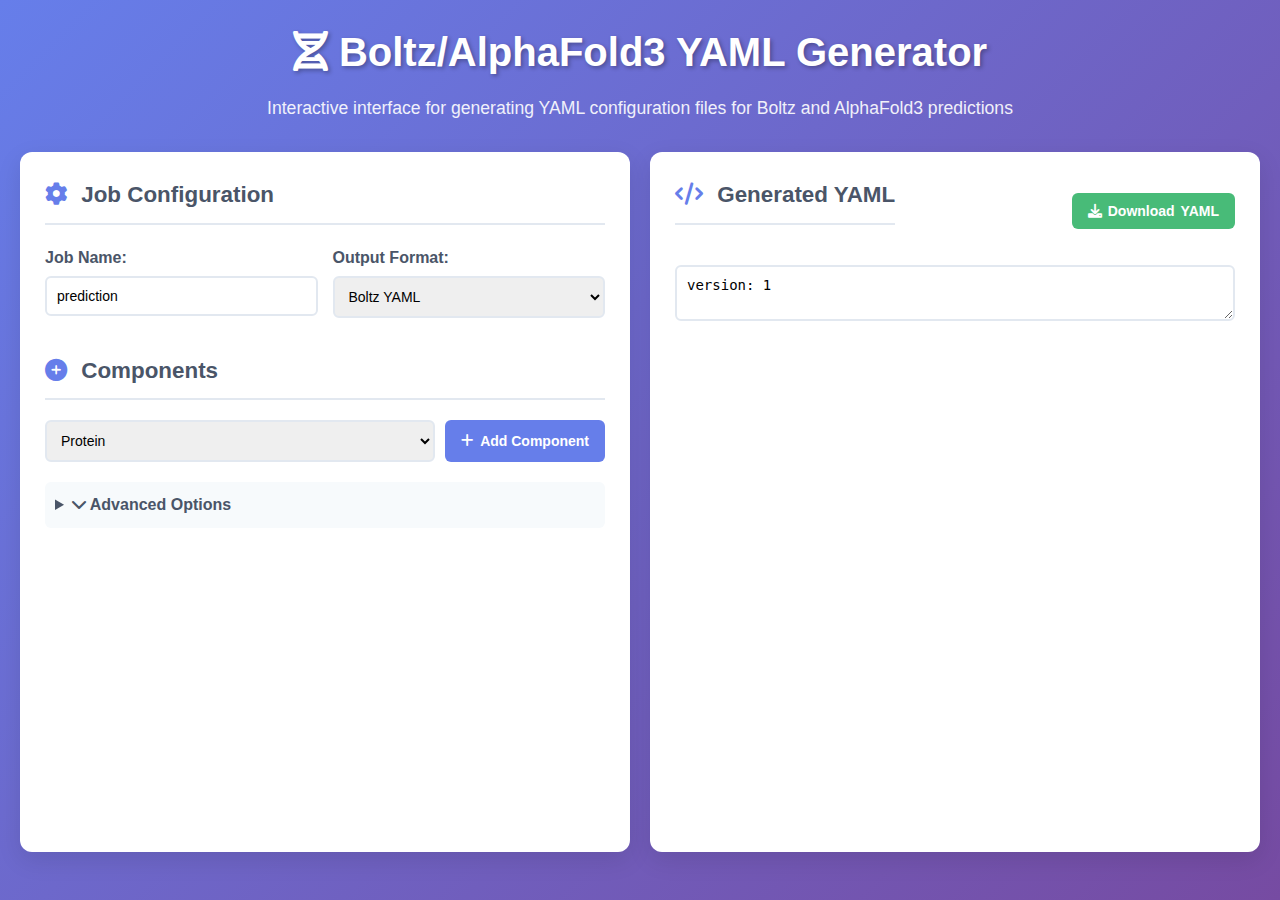
<file: afbuilderjson/index.html>
<!DOCTYPE html>
<html lang="en">
<head>
    <meta charset="UTF-8">
    <meta name="viewport" content="width=device-width, initial-scale=1.0">
    <title>Boltz/AlphaFold3 YAML Generator</title>
    <link rel="stylesheet" href="style.css">
    <link href="https://cdnjs.cloudflare.com/ajax/libs/font-awesome/6.0.0/css/all.min.css" rel="stylesheet">
</head>
<body>
    <div class="container">
        <header>
            <h1><i class="fas fa-dna"></i> Boltz/AlphaFold3 YAML Generator</h1>
            <p>Interactive interface for generating YAML configuration files for Boltz and AlphaFold3 predictions</p>
        </header>

        <main>
            <div class="input-section">
                <div class="job-config">
                    <h2><i class="fas fa-cog"></i> Job Configuration</h2>
                    <div class="form-row">
                        <div class="form-group">
                            <label for="jobName">Job Name:</label>
                            <input type="text" id="jobName" placeholder="my_prediction_job" value="prediction">
                        </div>
                        <div class="form-group">
                            <label for="outputFormat">Output Format:</label>
                            <select id="outputFormat">
                                <option value="boltz">Boltz YAML</option>
                                <option value="alphafold3">AlphaFold3 JSON</option>
                            </select>
                        </div>
                    </div>
                    
                    <div id="alphafold3Config" class="alphafold3-config" style="display: none;">
                        <div class="form-row">
                            <div class="form-group">
                                <label for="modelSeeds">Model Seeds (comma-separated):</label>
                                <input type="text" id="modelSeeds" placeholder="1, 2, 3" value="1">
                            </div>
                            <div class="form-group">
                                <label for="af3Version">AlphaFold3 Version:</label>
                                <select id="af3Version">
                                    <option value="1">Version 1</option>
                                    <option value="2">Version 2</option>
                                    <option value="3">Version 3</option>
                                    <option value="4" selected>Version 4</option>
                                </select>
                            </div>
                        </div>
                    </div>
                </div>

                <div class="components-section">
                    <h2><i class="fas fa-plus-circle"></i> Components</h2>
                    <div class="add-component">
                        <select id="componentType">
                            <option value="protein">Protein</option>
                            <option value="dna">DNA</option>
                            <option value="rna">RNA</option>
                            <option value="sugar">Sugar</option>
                            <option value="ligand">Ligand</option>
                        </select>
                        <button id="addComponent" class="btn btn-primary">
                            <i class="fas fa-plus"></i> Add Component
                        </button>
                    </div>
                    <div id="componentsList" class="components-list">
                        <!-- Components will be added here dynamically -->
                    </div>
                </div>

                <!-- AlphaFold3-specific MSA Configuration -->
                <div id="af3MsaSection" class="msa-section" style="display: none;">
                    <h2><i class="fas fa-dna"></i> MSA Configuration (AlphaFold3)</h2>
                    <div id="msaList" class="msa-list">
                        <!-- MSA configurations will be added here -->
                    </div>
                    <button id="addMsaConfig" class="btn btn-secondary">
                        <i class="fas fa-plus"></i> Add MSA Configuration
                    </button>
                </div>

                <!-- AlphaFold3-specific Templates -->
                <div id="af3TemplatesSection" class="af3-templates-section" style="display: none;">
                    <h2><i class="fas fa-cube"></i> Templates (AlphaFold3)</h2>
                    <div id="af3TemplatesList" class="af3-templates-list">
                        <!-- AF3 Templates will be added here -->
                    </div>
                    <button id="addAf3Template" class="btn btn-secondary">
                        <i class="fas fa-plus"></i> Add Template
                    </button>
                </div>

                <!-- AlphaFold3-specific Bonded Atom Pairs -->
                <div id="bondedAtomPairsSection" class="bonded-atoms-section" style="display: none;">
                    <h2><i class="fas fa-link"></i> Bonded Atom Pairs (AlphaFold3)</h2>
                    <div id="bondedAtomPairsList" class="bonded-atoms-list">
                        <!-- Bonded atom pairs will be added here -->
                    </div>
                    <button id="addBondedAtomPair" class="btn btn-secondary">
                        <i class="fas fa-plus"></i> Add Bonded Atom Pair
                    </button>
                </div>

                <div class="constraints-section" style="display: none;">
                    <h2><i class="fas fa-link"></i> Constraints (Optional)</h2>
                    <div id="constraintsList" class="constraints-list">
                        <!-- Constraints will be added here -->
                    </div>
                    <button id="addConstraint" class="btn btn-secondary">
                        <i class="fas fa-plus"></i> Add Constraint
                    </button>
                </div>

                <div class="templates-section" style="display: none;">
                    <h2><i class="fas fa-file-alt"></i> Templates (Optional)</h2>
                    <div id="templatesList" class="templates-list">
                        <!-- Templates will be added here -->
                    </div>
                    <button id="addTemplate" class="btn btn-secondary">
                        <i class="fas fa-plus"></i> Add Template
                    </button>
                </div>

                <div class="advanced-options">
                    <details>
                        <summary><i class="fas fa-chevron-down"></i> Advanced Options</summary>
                        <div class="checkbox-group">
                            <label>
                                <input type="checkbox" id="showConstraints"> Enable Constraints
                            </label>
                            <label>
                                <input type="checkbox" id="showTemplates"> Enable Templates
                            </label>
                            <label>
                                <input type="checkbox" id="enableAffinity"> Enable Affinity Calculation
                            </label>
                        </div>
                        <div id="affinityOptions" class="affinity-options" style="display: none;">
                            <div class="form-group">
                                <label for="affinityLigand">Select Ligand for Affinity:</label>
                                <select id="affinityLigand">
                                    <option value="">Select a ligand...</option>
                                </select>
                            </div>
                        </div>
                    </details>
                </div>
            </div>

            <div class="output-section">
                <div class="output-header">
                    <h2><i class="fas fa-code"></i> Generated <span id="outputFormatLabel">YAML</span></h2>
                    <button id="downloadOutput" class="btn btn-success">
                        <i class="fas fa-download"></i> Download <span id="downloadFormatLabel">YAML</span>
                    </button>
                </div>
                <textarea id="outputContent" readonly placeholder="Configuration will appear here..."></textarea>
            </div>
        </main>
    </div>

    <!-- PTM Modal -->
    <div id="ptmModal" class="modal">
        <div class="modal-content">
            <div class="modal-header">
                <h3>Post-Translational Modifications</h3>
                <span class="close">&times;</span>
            </div>
            <div class="modal-body">
                <p>Select modification for position <span id="ptmPosition"></span>:</p>
                <div id="ptmOptions" class="ptm-options">
                    <!-- PTM options will be populated here -->
                </div>
                <div class="modal-footer">
                    <button id="applyPTM" class="btn btn-primary">Apply</button>
                    <button id="removePTM" class="btn btn-danger">Remove PTM</button>
                    <button id="cancelPTM" class="btn btn-secondary">Cancel</button>
                </div>
            </div>
        </div>
    </div>

    <script src="ptm-data.js"></script>
    <script src="script.js"></script>
</body>
</html>
</file>
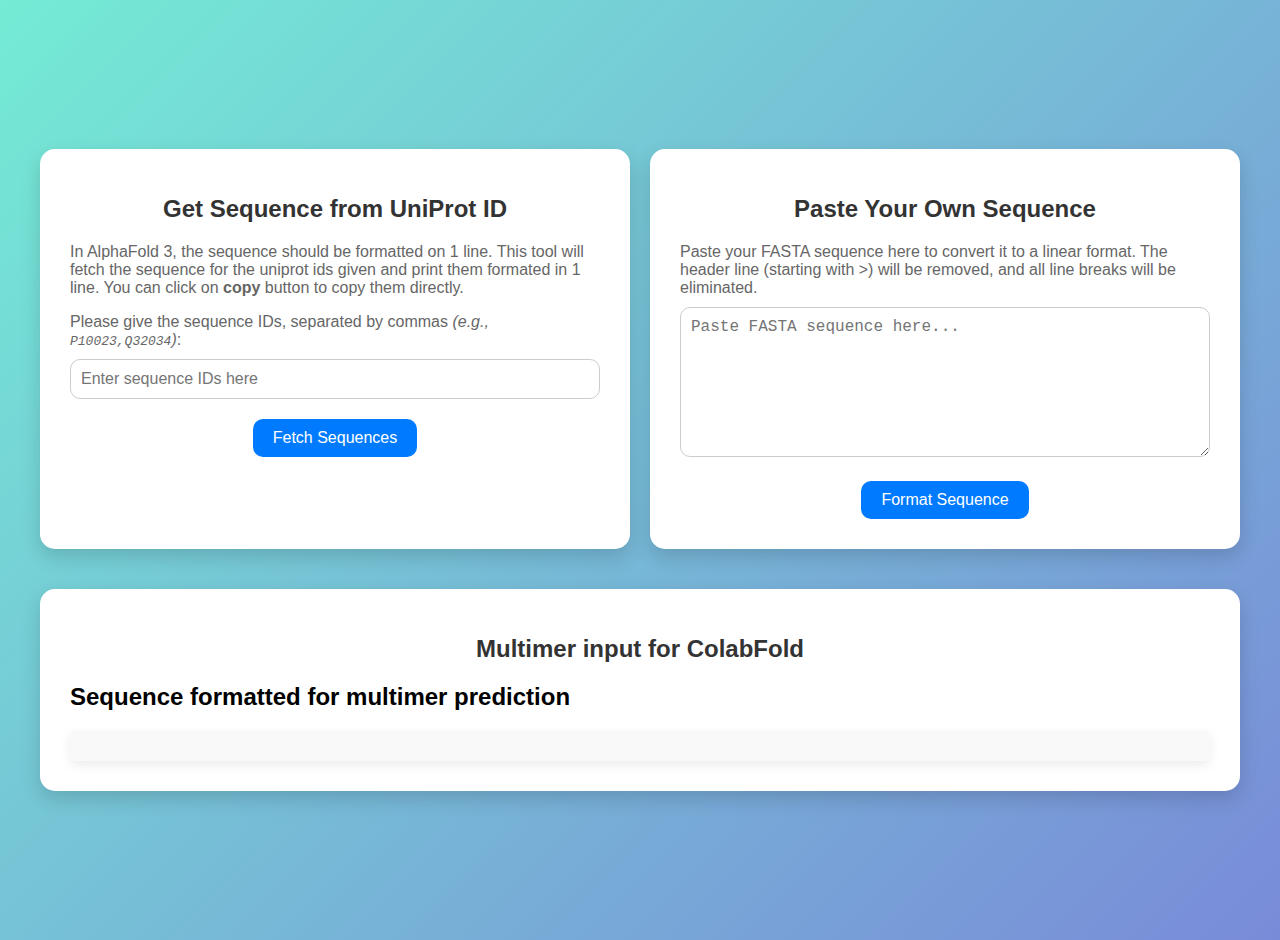
<file: uniprot_to_seq/index.html>
<!DOCTYPE html>
<html lang="en">
<head>
    <meta charset="UTF-8">
    <meta name="viewport" content="width=device-width, initial-scale=1.0">
    <title>Sequence Tools</title>
    <style>
        body {
            font-family: Arial, sans-serif;
            background: linear-gradient(135deg, #74ebd5, #798bd8);
            display: flex;
            justify-content: center;
            align-items: center;
            min-height: 100vh;
            margin: 0;
            padding: 20px;
        }
        .main-container {
            display: flex;
            flex-direction: column;
            gap: 20px;
            max-width: 1200px;
            width: 100%;
        }
        .top-containers {
            display: flex;
            gap: 20px;
        }
        .container {
            background-color: #ffffff;
            border-radius: 15px;
            box-shadow: 0 8px 20px rgba(0, 0, 0, 0.15);
            padding: 30px;
            flex: 1;
            min-width: 0;
        }
        h1 {
            font-size: 1.5rem;
            margin-bottom: 20px;
            color: #333;
            text-align: center;
        }
        p {
            margin-bottom: 10px;
            color: #666;
            text-align: left;
        }
        .footer {
            margin-top: 30px;
            color: #666;
            font-size: 0.8rem;
            text-align: center;
        }
        input, textarea {
            width: 100%;
            padding: 10px;
            margin-bottom: 20px;
            border: 1px solid #ccc;
            border-radius: 10px;
            font-size: 1rem;
            box-sizing: border-box;
        }
        textarea {
            min-height: 150px;
            resize: vertical;
        }
        button {
            padding: 10px 20px;
            background-color: #007BFF;
            color: white;
            border: none;
            border-radius: 10px;
            font-size: 1rem;
            cursor: pointer;
            transition: background-color 0.3s ease;
            display: block;
            margin: 0 auto;
        }
        button:hover {
            background-color: #0056b3;
        }
        .result {
            background-color: #f9f9f9;
            border: 1px solid #ddd;
            border-radius: 10px;
            padding: 15px;
            margin-top: 15px;
            overflow-wrap: break-word;
            box-shadow: 0 4px 12px rgba(0, 0, 0, 0.08);
        }
        .copy-button {
            margin-top: 10px;
            padding: 5px 15px;
            cursor: pointer;
            background-color: #28a745;
            color: white;
            border: none;
            border-radius: 10px;
            font-size: 0.9rem;
            transition: background-color 0.3s ease;
        }
        .copy-button:hover {
            background-color: #218838;
        }
        .notification {
            position: fixed;
            top: 20px;
            right: 20px;
            background-color: #28a745;
            color: white;
            padding: 10px 20px;
            border-radius: 10px;
            box-shadow: 0 4px 10px rgba(0, 0, 0, 0.1);
            opacity: 0;
            transition: opacity 0.5s ease, transform 0.5s ease;
            transform: translateY(-20px);
        }
        .notification.show {
            opacity: 1;
            transform: translateY(0);
        }
        @media (max-width: 768px) {
            .top-containers {
                flex-direction: column;
            }
        }
        .colabfold-container {
            background-color: #ffffff;
            border-radius: 15px;
            box-shadow: 0 8px 20px rgba(0, 0, 0, 0.15);
            padding: 30px;
            margin-top: 20px;
            width: 100%;
            box-sizing: border-box;
        }

        .sequence-scroll {
            overflow-x: auto;
            white-space: nowrap;
            background-color: #f9f9f9;
            padding: 10px;
            border-radius: 5px;
            margin: 10px 0;
            display: flex;
            align-items: center;
            gap: 10px;
            box-shadow: 0 4px 12px rgba(0, 0, 0, 0.08);
        }

        .sequence-item {
            display: flex;
            align-items: center;
            gap: 5px;
            margin-right: 15px;
        }

        .complex-result {
            background-color: #f9f9f9;
            padding: 15px;
            border-radius: 5px;
            margin-top: 15px;
            box-shadow: 0 4px 12px rgba(0, 0, 0, 0.08);
        }

        .complex-sequence-container {
            overflow-x: auto;
            margin-bottom: 10px;
        }

        .complex-sequence {
            white-space: nowrap;
            font-family: monospace;
            margin: 10px 0;
        }
    </style>
</head>
<body>
    <div class="main-container">
        <div class="top-containers">
            <div class="container">
                <h1>Get Sequence from UniProt ID</h1>
                <p>In AlphaFold 3, the sequence should be formatted on 1 line. This tool will fetch the sequence for the uniprot ids given and print them formated in 1 line. You can click on <b>copy</b> button to copy them directly.</p>
                <p>Please give the sequence IDs, separated by commas <i>(e.g., <code>P10023,Q32034</code>)</i>:</p>
                <input type="text" id="sequenceIds" placeholder="Enter sequence IDs here">
                <button onclick="fetchSequences()">Fetch Sequences</button>
                <div id="results"></div>
            </div>

            <div class="container">
                <h1>Paste Your Own Sequence</h1>
                <p>Paste your FASTA sequence here to convert it to a linear format. The header line (starting with >) will be removed, and all line breaks will be eliminated.</p>
                <textarea id="fastaInput" placeholder="Paste FASTA sequence here..."></textarea>
                <button onclick="formatSequence()">Format Sequence</button>
                <div id="formattedResult"></div>
            </div>
        </div>

        <div class="colabfold-container">
            <h1>Multimer input for ColabFold</h1>
            <div id="colabfold-sequences"></div>
            <div>
                <h2>Sequence formatted for multimer prediction</h2>
                <div id="complex-result" class="complex-result"></div>
            </div>
        </div>
    </div>

    <div id="notification" class="notification">Sequence copied to clipboard!</div>

    <script>
        let sequences = new Map(); // Store sequences with their IDs

        async function fetchSequences() {
            const ids = document.getElementById('sequenceIds').value.trim();
            if (!ids) {
                alert('Please enter sequence IDs.');
                return;
            }
    
            const sequenceIds = ids.split(',');
            const resultsContainer = document.getElementById('results');
            resultsContainer.innerHTML = '';
    
            for (const id of sequenceIds) {
                const resultDiv = document.createElement('div');
                resultDiv.className = 'result';
                resultDiv.innerText = `Fetching sequence for ${id}...`;
                resultsContainer.appendChild(resultDiv);
    
                try {
                    const response = await fetch(`https://rest.uniprot.org/uniprotkb/${id}.fasta`);
                    if (!response.ok) {
                        throw new Error(`Failed to fetch sequence for ${id}`);
                    }
    
                    const fasta = await response.text();
                    const sequence = fasta.split('\n').slice(1).join('').toUpperCase();
                    sequences.set(id, sequence); // Store the sequence
    
                    resultDiv.innerHTML = `
                        <strong>Sequence for ${id}:</strong>
                        <div>${sequence}</div>
                        <button class="copy-button" onclick="copyToClipboard('${sequence}', '${id}')">Copy</button>
                    `;
                } catch (error) {
                    resultDiv.innerHTML = `<strong>Error fetching sequence for ${id}:</strong> ${error.message}`;
                }
            }
            updateColabfoldSection();
        }

        function formatSequence() {
            const fastaInput = document.getElementById('fastaInput').value.trim();
            if (!fastaInput) {
                alert('Please paste a FASTA sequence.');
                return;
            }
        
            const lines = fastaInput.split('\n');
            const formattedResult = document.getElementById('formattedResult');
            formattedResult.innerHTML = '';
            
            let currentHeader = '';
            let currentSequence = [];
        
            // Process each line
            for (let line of lines) {
                line = line.trim();
                if (line.startsWith('>')) {
                    // If we have a previous sequence, output it
                    if (currentHeader && currentSequence.length > 0) {
                        outputSequence(currentHeader, currentSequence.join(''));
                    }
                    // Start new sequence
                    currentHeader = line.substring(1);
                    currentSequence = [];
                } else if (line) {
                    currentSequence.push(line.toUpperCase());
                }
            }
        
            // Output the last sequence
            if (currentHeader && currentSequence.length > 0) {
                outputSequence(currentHeader, currentSequence.join(''));
            }
        
            function outputSequence(header, sequence) {
                const resultDiv = document.createElement('div');
                resultDiv.className = 'result';
                resultDiv.innerHTML = `
                    <strong>Sequence for ${header}:</strong>
                    <div>${sequence}</div>
                    <button class="copy-button" onclick="copyToClipboard('${sequence}', '${header}')">Copy</button>
                `;
                formattedResult.appendChild(resultDiv);
                sequences.set(header, sequence); // Store the sequence
                updateColabfoldSection();
            }
        }

        function updateColabfoldSection() {
            const container = document.getElementById('colabfold-sequences');
            container.innerHTML = '';
            
            const sequenceDiv = document.createElement('div');
            sequenceDiv.className = 'sequence-scroll';
            
            sequences.forEach((sequence, id) => {
                const itemDiv = document.createElement('div');
                itemDiv.className = 'sequence-item';
                itemDiv.innerHTML = `
                    <span class="sequence-label">${id}</span>
                    <input type="number" class="sequence-counter" value="1" min="1" 
                           onchange="updateComplexPrediction()" data-id="${id}">
                `;
                sequenceDiv.appendChild(itemDiv);
            });
            
            container.appendChild(sequenceDiv);
            updateComplexPrediction();
        }

        function updateComplexPrediction() {
            const complexResult = document.getElementById('complex-result');
            let resultSequence = '';
            
            sequences.forEach((sequence, id) => {
                const counter = document.querySelector(`input[data-id="${id}"]`).value;
                for (let i = 0; i < counter; i++) {
                    if (resultSequence) resultSequence += ':';
                    resultSequence += sequence;
                }
            });

            complexResult.innerHTML = `
                <div class="complex-sequence-container">
                    <div class="complex-sequence">${resultSequence}</div>
                </div>
                <button class="copy-button" onclick="copyToClipboard('${resultSequence}', 'complex')">
                    Copy Complex Sequence
                </button>
            `;
        }
    
        function copyToClipboard(text, id) {
            navigator.clipboard.writeText(text).then(() => {
                showNotification(`${id === 'formatted' ? 'Formatted sequence' : 'Sequence for ' + id} copied to clipboard!`);
            }).catch(() => {
                alert('Failed to copy to clipboard.');
            });
        }
    
        function showNotification(message) {
            const notification = document.getElementById('notification');
            notification.innerText = message;
            notification.classList.add('show');
    
            setTimeout(() => {
                notification.classList.remove('show');
            }, 2000);
        }
    </script>    
</body>
</html>
</file>
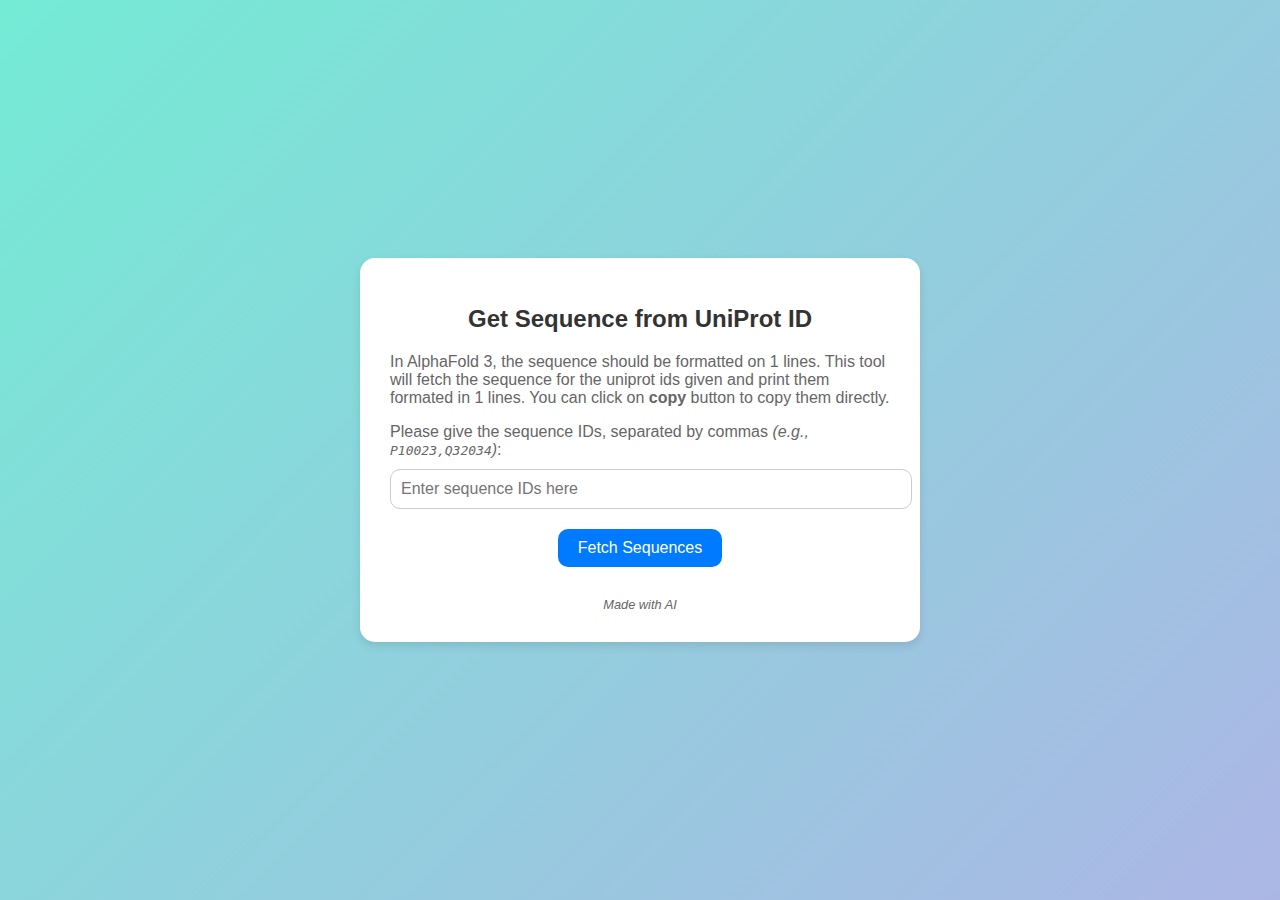
<file: uniprot_to_seq/uniprot_to_seq.html>
<!DOCTYPE html>
<html lang="en">
<head>
    <meta charset="UTF-8">
    <meta name="viewport" content="width=device-width, initial-scale=1.0">
    <title>Get Sequence from UniProt ID</title>
    <style>
        body {
            font-family: Arial, sans-serif;
            background: linear-gradient(135deg, #74ebd5, #acb6e5);
            display: flex;
            justify-content: center;
            align-items: center;
            height: 100vh;
            margin: 0;
        }
        .container {
            background-color: #ffffff;
            border-radius: 15px;
            box-shadow: 0 4px 10px rgba(0, 0, 0, 0.1);
            padding: 30px;
            max-width: 500px;
            width: 100%;
            text-align: center;
        }
        h1 {
            font-size: 1.5rem;
            margin-bottom: 20px;
            color: #333;
        }
        p {
            margin-bottom: 10px;
            color: #666;
            text-align: left;
        }
        .footer {
            margin-top: 30px;
            color: #666;
            font-size: 0.8rem;
        }
        input {
            width: 100%;
            padding: 10px;
            margin-bottom: 20px;
            border: 1px solid #ccc;
            border-radius: 10px;
            font-size: 1rem;
        }
        button {
            padding: 10px 20px;
            background-color: #007BFF;
            color: white;
            border: none;
            border-radius: 10px;
            font-size: 1rem;
            cursor: pointer;
            transition: background-color 0.3s ease;
        }
        button:hover {
            background-color: #0056b3;
        }
        .result {
            background-color: #f9f9f9;
            border: 1px solid #ddd;
            border-radius: 10px;
            padding: 15px;
            margin-top: 15px;
            overflow-wrap: break-word;
        }
        .copy-button {
            margin-top: 10px;
            padding: 5px 15px;
            cursor: pointer;
            background-color: #28a745;
            color: white;
            border: none;
            border-radius: 10px;
            font-size: 0.9rem;
            transition: background-color 0.3s ease;
        }
        .copy-button:hover {
            background-color: #218838;
        }
        .notification {
            position: fixed;
            top: 20px;
            right: 20px;
            background-color: #28a745;
            color: white;
            padding: 10px 20px;
            border-radius: 10px;
            box-shadow: 0 4px 10px rgba(0, 0, 0, 0.1);
            opacity: 0;
            transition: opacity 0.5s ease, transform 0.5s ease;
            transform: translateY(-20px);
        }
        .notification.show {
            opacity: 1;
            transform: translateY(0);
        }
    </style>
</head>
<body>
    <div class="container">
        <h1>Get Sequence from UniProt ID</h1>
        <p>In AlphaFold 3, the sequence should be formatted on 1 lines. This tool will fetch the sequence for the uniprot ids given and print them formated in 1 lines. You can click on <b>copy</b> button to copy them directly.</p>
        <p>Please give the sequence IDs, separated by commas <i>(e.g., <code>P10023,Q32034</code>)</i>:</p>
        <input type="text" id="sequenceIds" placeholder="Enter sequence IDs here">
        <button onclick="fetchSequences()">Fetch Sequences</button>

        <div id="results"></div>
        <div id="notification" class="notification">Sequence copied to clipboard!</div>
        <div class="footer"><i>Made with AI</i></div>
    </div>

    <script>
        async function fetchSequences() {
            const ids = document.getElementById('sequenceIds').value.trim();
            if (!ids) {
                alert('Please enter sequence IDs.');
                return;
            }
    
            const sequenceIds = ids.split(',');
            const resultsContainer = document.getElementById('results');
            resultsContainer.innerHTML = '';
    
            for (const id of sequenceIds) {
                const resultDiv = document.createElement('div');
                resultDiv.className = 'result';
                resultDiv.innerText = `Fetching sequence for ${id}...`;
                resultsContainer.appendChild(resultDiv);
    
                try {
                    const response = await fetch(`https://rest.uniprot.org/uniprotkb/${id}.fasta`);
                    if (!response.ok) {
                        throw new Error(`Failed to fetch sequence for ${id}`);
                    }
    
                    const fasta = await response.text();
                    const sequence = fasta.split('\n').slice(1).join('');
    
                    resultDiv.innerHTML = `
                        <strong>Sequence for ${id}:</strong>
                        <div>${sequence}</div>
                        <button class="copy-button" onclick="copyToClipboard('${sequence}', '${id}')">Copy</button>
                    `;
                } catch (error) {
                    resultDiv.innerHTML = `<strong>Error fetching sequence for ${id}:</strong> ${error.message}`;
                }
            }
        }
    
        function copyToClipboard(text, id) {
            navigator.clipboard.writeText(text).then(() => {
                showNotification(`Sequence for ${id} copied to clipboard!`);
            }).catch(() => {
                alert('Failed to copy to clipboard.');
            });
        }
    
        function showNotification(message) {
            const notification = document.getElementById('notification');
            notification.innerText = message;
            notification.classList.add('show');
    
            setTimeout(() => {
                notification.classList.remove('show');
            }, 2000);
        }
    </script>    
</body>
</html>
</file>
<file: afbuilderjson/style.css>
/* Reset and base styles */
* {
    margin: 0;
    padding: 0;
    box-sizing: border-box;
}

body {
    font-family: 'Segoe UI', Tahoma, Geneva, Verdana, sans-serif;
    line-height: 1.6;
    color: #333;
    background: linear-gradient(135deg, #667eea 0%, #764ba2 100%);
    min-height: 100vh;
}

.container {
    max-width: 1400px;
    margin: 0 auto;
    padding: 20px;
}

/* Header */
header {
    text-align: center;
    margin-bottom: 30px;
    color: white;
}

header h1 {
    font-size: 2.5em;
    margin-bottom: 10px;
    text-shadow: 2px 2px 4px rgba(0,0,0,0.3);
}

header p {
    font-size: 1.1em;
    opacity: 0.9;
}

/* Main layout */
main {
    display: grid;
    grid-template-columns: minmax(400px, 1fr) minmax(400px, 1fr);
    gap: 20px;
    min-height: 70vh;
    height: calc(100vh - 200px);
}

/* Sections */
.input-section, .output-section {
    background: white;
    border-radius: 12px;
    padding: 25px;
    box-shadow: 0 8px 25px rgba(0,0,0,0.1);
}

.input-section {
    overflow-y: auto;
    max-height: 80vh;
}

.output-section {
    display: flex;
    flex-direction: column;
}

/* Section headers */
h2 {
    color: #4a5568;
    margin-bottom: 20px;
    font-size: 1.4em;
    border-bottom: 2px solid #e2e8f0;
    padding-bottom: 10px;
}

h2 i {
    margin-right: 8px;
    color: #667eea;
}

/* Form elements */
.form-group {
    margin-bottom: 20px;
}

label {
    display: block;
    margin-bottom: 5px;
    font-weight: 600;
    color: #4a5568;
}

input, select, textarea {
    width: 100%;
    padding: 10px;
    border: 2px solid #e2e8f0;
    border-radius: 6px;
    font-size: 14px;
    transition: border-color 0.3s ease;
}

input:focus, select:focus, textarea:focus {
    outline: none;
    border-color: #667eea;
    box-shadow: 0 0 0 3px rgba(102, 126, 234, 0.1);
}

/* Buttons */
.btn {
    padding: 10px 16px;
    border: none;
    border-radius: 6px;
    cursor: pointer;
    font-size: 14px;
    font-weight: 600;
    transition: all 0.3s ease;
    display: inline-flex;
    align-items: center;
    gap: 6px;
}

.btn-primary {
    background: #667eea;
    color: white;
}

.btn-primary:hover {
    background: #5a67d8;
    transform: translateY(-1px);
}

.btn-secondary {
    background: #718096;
    color: white;
}

.btn-secondary:hover {
    background: #4a5568;
}

.btn-success {
    background: #48bb78;
    color: white;
}

.btn-success:hover {
    background: #38a169;
}

.btn-danger {
    background: #f56565;
    color: white;
}

.btn-danger:hover {
    background: #e53e3e;
}

.btn-small {
    padding: 6px 10px;
    font-size: 12px;
}

/* Component styling */
.add-component {
    display: flex;
    gap: 10px;
    margin-bottom: 20px;
}

.add-component select {
    flex: 1;
}

.component-item {
    background: #f7fafc;
    border: 1px solid #e2e8f0;
    border-radius: 8px;
    padding: 20px;
    margin-bottom: 15px;
    position: relative;
}

.component-header {
    display: flex;
    justify-content: between;
    align-items: center;
    margin-bottom: 15px;
}

.component-type {
    font-weight: 600;
    color: #667eea;
    text-transform: uppercase;
    font-size: 12px;
    letter-spacing: 0.5px;
}

.remove-component {
    position: absolute;
    top: 10px;
    right: 10px;
}

.form-row {
    display: grid;
    grid-template-columns: 1fr 1fr;
    gap: 15px;
    margin-bottom: 15px;
}

.form-row.single {
    grid-template-columns: 1fr;
}

/* Sequence display */
.sequence-display {
    background: #f8f9fa;
    border: 1px solid #e2e8f0;
    border-radius: 6px;
    padding: 15px;
    margin-top: 10px;
    font-family: 'Courier New', monospace;
    font-size: 14px;
    line-height: 1.8;
    max-height: 300px;
    overflow-y: auto;
    overflow-x: auto;
    white-space: nowrap;
    resize: both;
    min-height: 100px;
}

.sequence-line {
    margin-bottom: 8px;
    display: flex;
    align-items: center;
    min-width: fit-content;
}

.sequence-number {
    color: #718096;
    font-weight: bold;
    width: 40px;
    text-align: right;
    margin-right: 15px;
    user-select: none;
    flex-shrink: 0;
}

.sequence-content {
    flex: 1;
    word-break: break-all;
    white-space: pre;
}

.amino-acid {
    cursor: pointer;
    padding: 2px 3px;
    border-radius: 3px;
    transition: background-color 0.2s ease;
    position: relative;
}

.amino-acid:hover {
    background-color: #e2e8f0;
}

.amino-acid.modified {
    background-color: #fed7d7;
    color: #c53030;
    font-weight: bold;
}

.amino-acid.tick {
    border-right: 2px solid #cbd5e0;
    margin-right: 8px;
    padding-right: 6px;
}

/* PTM Modal */
.modal {
    display: none;
    position: fixed;
    z-index: 1000;
    left: 0;
    top: 0;
    width: 100%;
    height: 100%;
    background-color: rgba(0,0,0,0.5);
    animation: fadeIn 0.3s ease;
}

.modal-content {
    background-color: white;
    margin: 5% auto;
    padding: 0;
    border-radius: 12px;
    width: 500px;
    max-width: 90%;
    box-shadow: 0 20px 50px rgba(0,0,0,0.3);
    animation: slideIn 0.3s ease;
}

.modal-header {
    padding: 20px 25px;
    border-bottom: 1px solid #e2e8f0;
    display: flex;
    justify-content: space-between;
    align-items: center;
}

.modal-header h3 {
    margin: 0;
    color: #4a5568;
}

.close {
    font-size: 24px;
    cursor: pointer;
    color: #718096;
    transition: color 0.2s ease;
}

.close:hover {
    color: #4a5568;
}

.modal-body {
    padding: 25px;
}

.modal-footer {
    padding: 20px 25px;
    border-top: 1px solid #e2e8f0;
    display: flex;
    gap: 10px;
    justify-content: flex-end;
}

.ptm-options {
    display: grid;
    grid-template-columns: repeat(auto-fit, minmax(200px, 1fr));
    gap: 10px;
    margin: 20px 0;
}

.ptm-option {
    padding: 10px;
    border: 2px solid #e2e8f0;
    border-radius: 6px;
    cursor: pointer;
    transition: all 0.2s ease;
    text-align: center;
}

.ptm-option:hover {
    border-color: #667eea;
    background-color: #f7fafc;
}

.ptm-option.selected {
    border-color: #667eea;
    background-color: #ebf4ff;
    color: #667eea;
}

/* Output section */
.output-header {
    display: flex;
    justify-content: space-between;
    align-items: center;
    margin-bottom: 20px;
}

#yamlOutput {
    flex: 1;
    font-family: 'Courier New', monospace;
    font-size: 13px;
    line-height: 1.6;
    background: #f8f9fa;
    border: 1px solid #e2e8f0;
    resize: both;
    padding: 20px;
    overflow-x: auto;
    overflow-y: auto;
    white-space: pre;
    word-wrap: normal;
    min-height: 300px;
}

/* Advanced options */
details {
    margin: 20px 0;
}

summary {
    cursor: pointer;
    padding: 10px;
    background: #f7fafc;
    border-radius: 6px;
    font-weight: 600;
    color: #4a5568;
    transition: background-color 0.2s ease;
}

summary:hover {
    background: #edf2f7;
}

.checkbox-group {
    padding: 15px;
    display: flex;
    flex-direction: column;
    gap: 10px;
}

.checkbox-group label {
    display: flex;
    align-items: center;
    gap: 8px;
    font-weight: normal;
    cursor: pointer;
}

.checkbox-group input[type="checkbox"] {
    width: auto;
}

/* Affinity options */
.affinity-options {
    margin-top: 15px;
    padding: 15px;
    background: #f7fafc;
    border-radius: 6px;
    border: 1px solid #e2e8f0;
}

/* AlphaFold3 configuration */
.alphafold3-config {
    margin-top: 15px;
    padding: 15px;
    background: #fff5f5;
    border-radius: 6px;
    border: 1px solid #fed7d7;
}

.alphafold3-config label {
    color: #c53030;
    font-weight: 600;
}

/* Input section improvements */
.input-section {
    overflow-y: auto;
    max-height: 85vh;
}

/* Component item improvements */
.component-item {
    background: #f7fafc;
    border: 1px solid #e2e8f0;
    border-radius: 8px;
    padding: 20px;
    margin-bottom: 15px;
    position: relative;
    resize: vertical;
    overflow: auto;
    min-height: 200px;
}

/* Animations */
@keyframes fadeIn {
    from { opacity: 0; }
    to { opacity: 1; }
}

@keyframes slideIn {
    from { 
        transform: translateY(-50px);
        opacity: 0;
    }
    to { 
        transform: translateY(0);
        opacity: 1;
    }
}

/* Responsive design */
@media (max-width: 1200px) {
    main {
        grid-template-columns: 1fr;
        height: auto;
    }
    
    .input-section {
        max-height: none;
    }
}

@media (max-width: 1024px) {
    .form-row {
        grid-template-columns: 1fr;
    }
    
    .modal-content {
        width: 95%;
        margin: 10% auto;
    }
}

@media (max-width: 768px) {
    .container {
        padding: 10px;
    }
    
    header h1 {
        font-size: 2em;
    }
    
    .add-component {
        flex-direction: column;
    }
    
    .input-section, .output-section {
        padding: 15px;
    }
    
    main {
        grid-template-columns: 1fr;
        gap: 15px;
    }
}

/* Utility classes */
.hidden {
    display: none !important;
}

.error {
    border-color: #f56565 !important;
    background-color: #fed7d7;
}

.success {
    border-color: #48bb78 !important;
    background-color: #c6f6d5;
}

/* Validation errors */
.validation-errors {
    background: #fed7d7;
    border: 1px solid #f56565;
    border-radius: 6px;
    padding: 15px;
    margin: 15px 0;
    color: #c53030;
}

.error-header {
    font-weight: 600;
    margin-bottom: 10px;
    display: flex;
    align-items: center;
    gap: 8px;
}

.validation-errors ul {
    margin: 0;
    padding-left: 20px;
}

.validation-errors li {
    margin-bottom: 5px;
}

/* Form help text */
.form-help {
    font-size: 12px;
    color: #718096;
    margin-top: 5px;
    font-style: italic;
}

/* AlphaFold3-specific sections */
.msa-section, .af3-templates-section, .bonded-atoms-section {
    background: white;
    padding: 20px;
    border-radius: 12px;
    margin-bottom: 25px;
    box-shadow: 0 4px 12px rgba(0, 0, 0, 0.1);
}

.msa-section h2, .af3-templates-section h2, .bonded-atoms-section h2 {
    color: #dc3545;
    margin-bottom: 20px;
    font-size: 1.4em;
    display: flex;
    align-items: center;
    gap: 10px;
}

.msa-item, .af3-template-item, .bonded-pair-item {
    background: #f8f9fa;
    border: 1px solid #e9ecef;
    border-radius: 8px;
    padding: 15px;
    margin-bottom: 15px;
    position: relative;
}

.msa-item h4, .af3-template-item h4, .bonded-pair-item h4 {
    margin: 0 0 15px 0;
    color: #495057;
    font-size: 1.1em;
}

.msa-fields, .af3-template-fields, .bonded-pair-fields {
    display: grid;
    grid-template-columns: 1fr 1fr;
    gap: 15px;
}

.msa-fields textarea {
    grid-column: 1 / -1;
    min-height: 120px;
    font-family: 'Courier New', monospace;
    font-size: 0.9em;
}

.template-mapping {
    grid-column: 1 / -1;
    background: #e9ecef;
    padding: 10px;
    border-radius: 4px;
    margin-top: 10px;
}

.template-mapping h5 {
    margin: 0 0 10px 0;
    color: #495057;
}

.indices-row {
    display: grid;
    grid-template-columns: 1fr 1fr;
    gap: 10px;
}

.atom-pair {
    display: grid;
    grid-template-columns: 1fr 1fr 1fr;
    gap: 10px;
    align-items: end;
}

.atom-pair h5 {
    grid-column: 1 / -1;
    margin: 0 0 10px 0;
    color: #495057;
}
</file>
